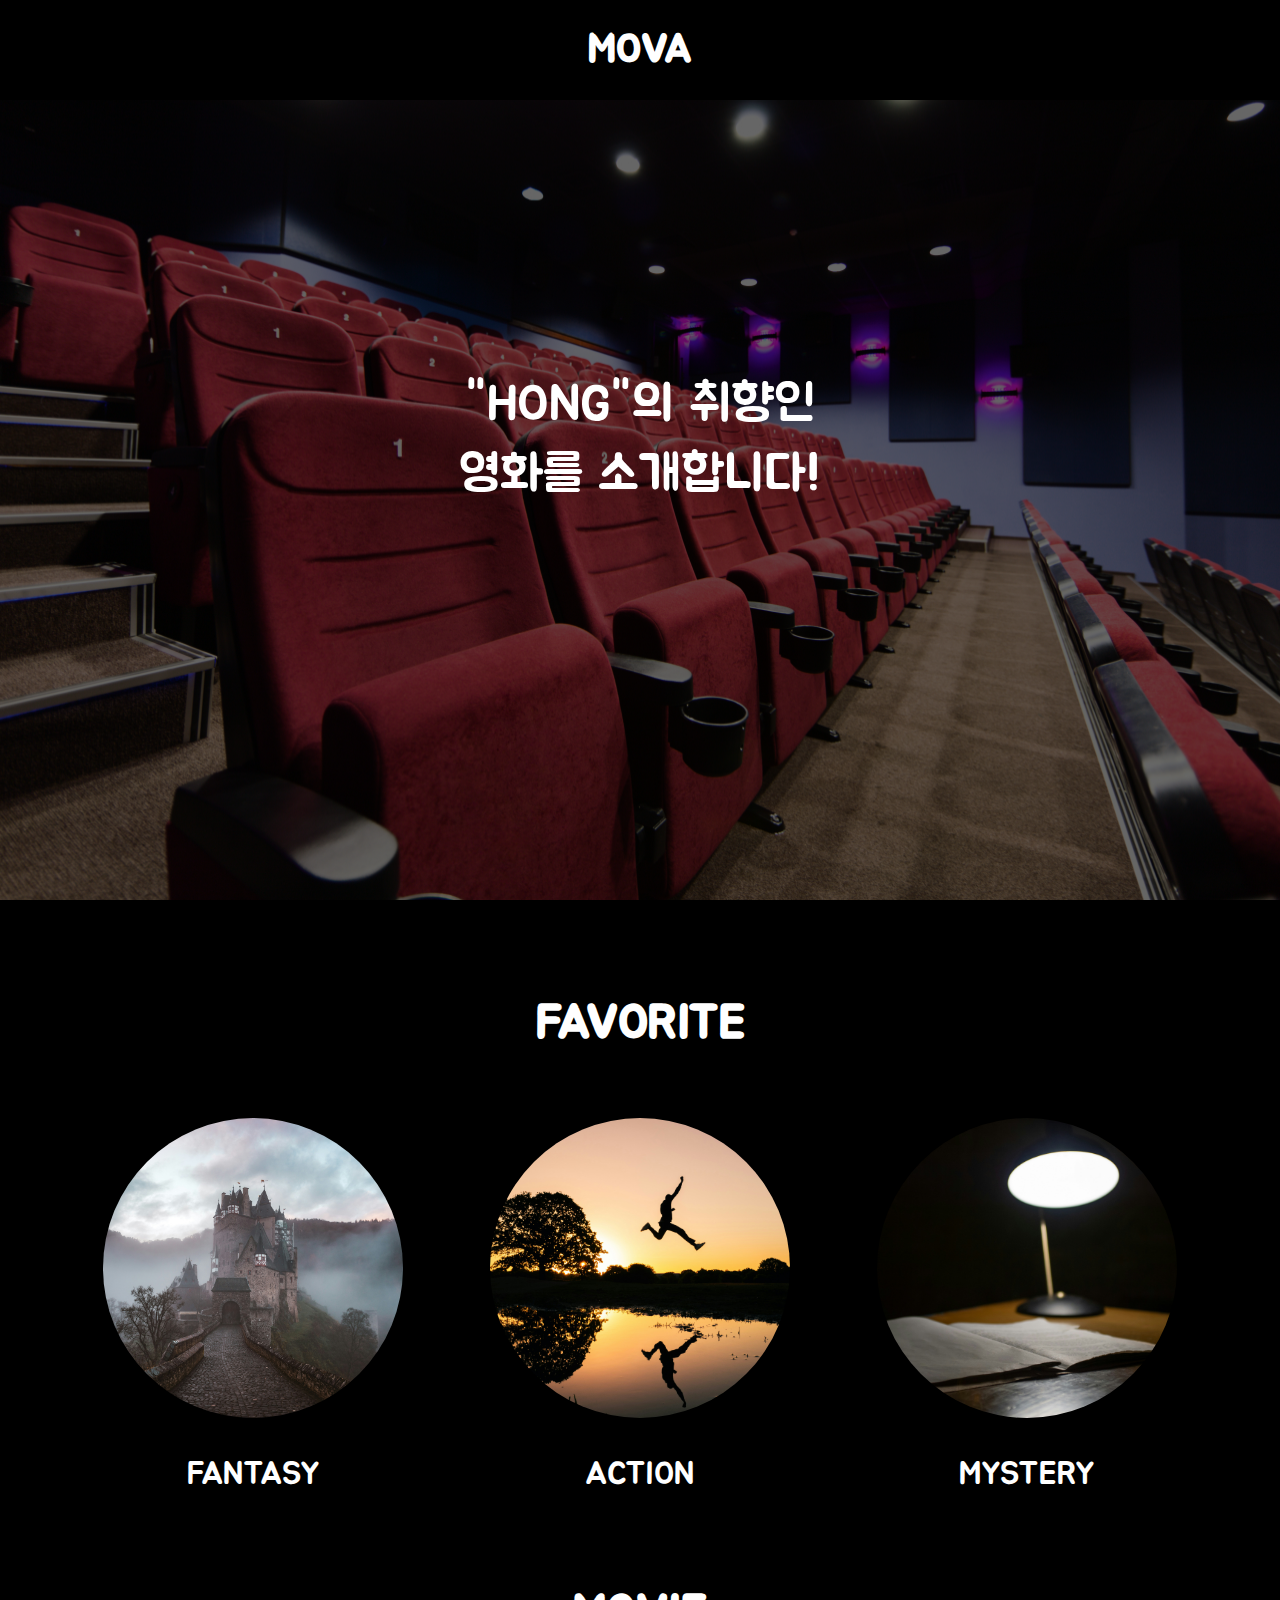
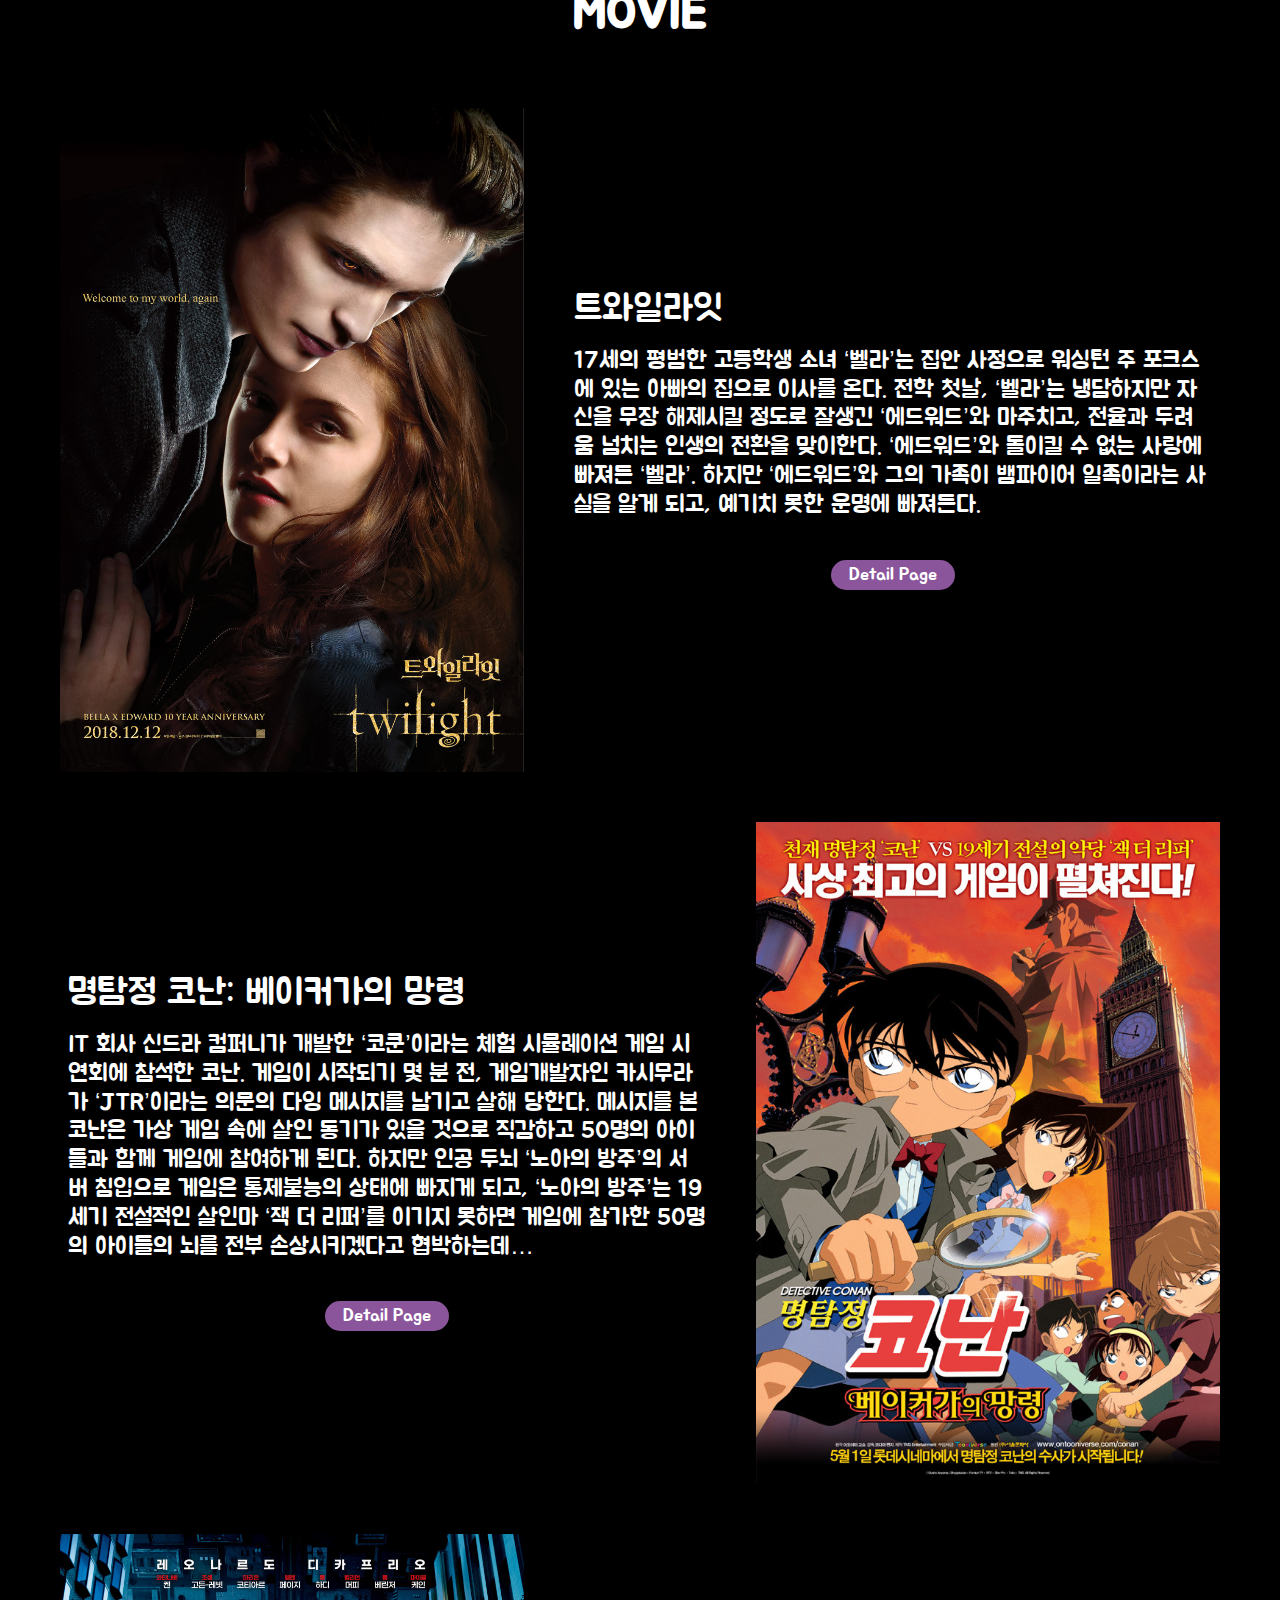
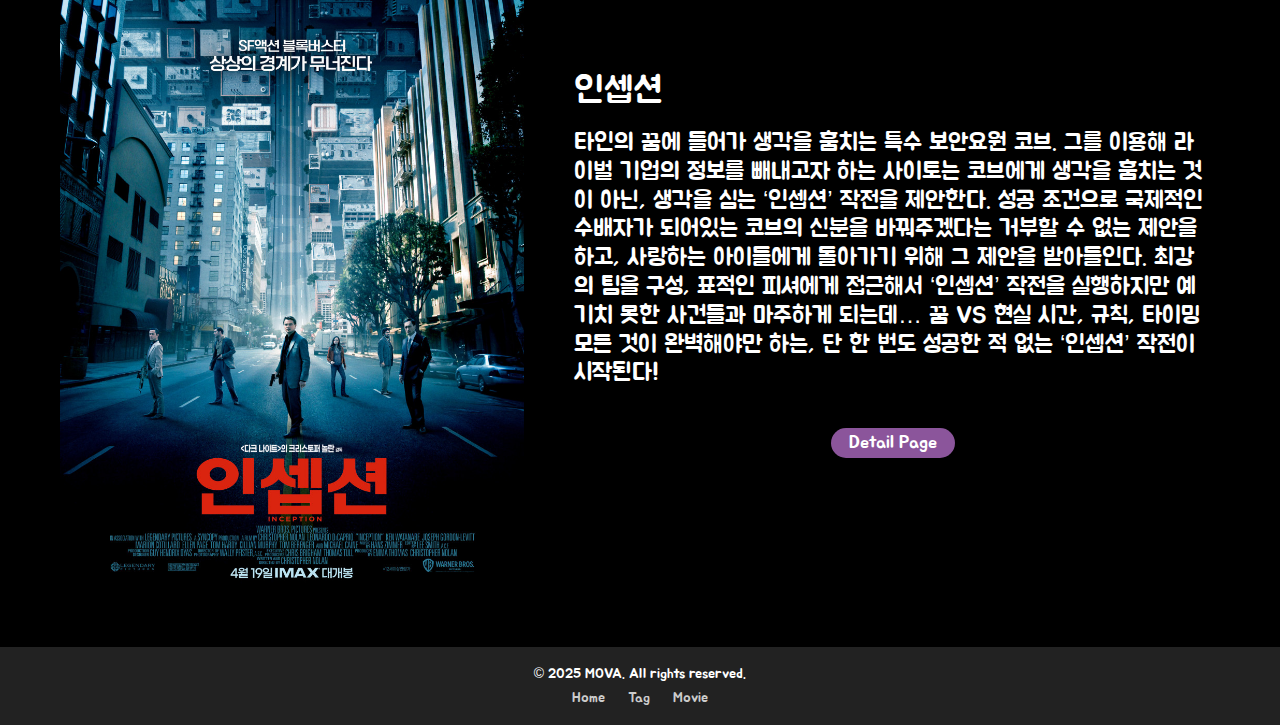
<file: index.html>
<!DOCTYPE html>
<html lang="en">
  <head>
    <meta charset="UTF-8" />
    <meta name="viewport" content="width=device-width, initial-scale=1.0" />
    <title>MOVA</title>

    <!-- style -->
    <link rel="stylesheet" href="./css/style.css" />
    <link rel="stylesheet" href="./css/reset.css" />
  </head>
  <body>
    <header class="header">
      <div class="header_area">
        <a href="index.html" class="logo">MOVA</a>
      </div>
    </header>
    <section class="contents">
      <div class="visual_area" id="visual_sec">
        <div class="visual_img">
          <img src="./img/visual_1.jpg" alt="비주얼이미지" class="image" />
          <!-- <img src="./img/visual_2.jpg" alt="비주얼이미지" class="image" /> -->
        </div>
        <div class="title_area">
          <p class="title">"HONG"의 취향인</p>
          <p class="title">영화를 소개합니다!</p>
        </div>
      </div>
      <div class="tag_area" id="tag_sec">
        <div class="inner">
          <p class="cont_title">FAVORITE</p>
          <div class="tag_cont">
            <div class="tag">
              <div class="img_wrapwrap">
                <div class="img_wrap">
                  <img
                    src="./img/tag_fantasy.jpg"
                    alt="판타지태그이미지"
                    class="tag_img"
                  />
                </div>
              </div>
              <p class="tag_desc">FANTASY</p>
            </div>
            <div class="tag">
              <div class="img_wrapwrap">
                <div class="img_wrap">
                  <img
                    src="./img/tag_action.jpg"
                    alt="액션태그이미지"
                    class="tag_img"
                  />
                </div>
              </div>
              <p class="tag_desc">ACTION</p>
            </div>
            <div class="tag">
              <div class="img_wrapwrap">
                <div class="img_wrap">
                  <img
                    src="./img/tag_mystery.jpg"
                    alt="미스테리태그이미지"
                    class="tag_img"
                  />
                  <!-- <img src="" alt="" class="tag_img"> -->
                </div>
              </div>
              <p class="tag_desc">MYSTERY</p>
            </div>
          </div>
        </div>
      </div>
      <div class="movie_area" id="movie_sec">
        <div class="inner">
          <p class="cont_title">MOVIE</p>
          <div class="movie_cont cont1">
            <div class="img_wrap">
              <img
                src="./img/movie/poster_twilight.jpg"
                alt="트와일라잇영화포스터"
              />
            </div>
            <div class="desc_wrap">
              <p class="desc_title">트와일라잇</p>
              <p class="desc_text">
                17세의 평범한 고등학생 소녀 ‘벨라’는 집안 사정으로 워싱턴 주
                포크스에 있는 아빠의 집으로 이사를 온다. 전학 첫날, ‘벨라’는
                냉담하지만 자신을 무장 해제시킬 정도로 잘생긴 ‘에드워드’와
                마주치고, 전율과 두려움 넘치는 인생의 전환을 맞이한다.
                ‘에드워드’와 돌이킬 수 없는 사랑에 빠져든 ‘벨라’. 하지만
                ‘에드워드’와 그의 가족이 뱀파이어 일족이라는 사실을 알게 되고,
                예기치 못한 운명에 빠져든다.
              </p>
              <div class="sub_button">
                <a href="./sub/twilight.html">Detail Page</a>
              </div>
            </div>
          </div>
          <div class="movie_cont cont2">
            <div class="img_wrap">
              <img src="./img/movie/poster_conan.jpg" alt="코난영화포스터" />
            </div>
            <div class="desc_wrap">
              <p class="desc_title">명탐정 코난: 베이커가의 망령</p>
              <p class="desc_text">
                IT 회사 신드라 컴퍼니가 개발한 ‘코쿤’이라는 체험 시뮬레이션 게임
                시연회에 참석한 코난. 게임이 시작되기 몇 분 전, 게임개발자인
                카시무라가 ‘JTR’이라는 의문의 다잉 메시지를 남기고 살해 당한다.
                메시지를 본 코난은 가상 게임 속에 살인 동기가 있을 것으로
                직감하고 50명의 아이들과 함께 게임에 참여하게 된다. 하지만 인공
                두뇌 ‘노아의 방주’의 서버 침입으로 게임은 통제불능의 상태에
                빠지게 되고, ‘노아의 방주’는 19세기 전설적인 살인마 ‘잭 더
                리퍼’를 이기지 못하면 게임에 참가한 50명의 아이들의 뇌를 전부
                손상시키겠다고 협박하는데…
              </p>
              <div class="sub_button">
                <a href="./sub/conan.html">Detail Page</a>
              </div>
            </div>
          </div>
          <div class="movie_cont cont3">
            <div class="img_wrap">
              <img
                src="./img/movie/poster_inception.jpg"
                alt="인셉션션영화포스터"
              />
            </div>
            <div class="desc_wrap">
              <p class="desc_title">인셉션</p>
              <p class="desc_text">
                타인의 꿈에 들어가 생각을 훔치는 특수 보안요원 코브. 그를 이용해
                라이벌 기업의 정보를 빼내고자 하는 사이토는 코브에게 생각을
                훔치는 것이 아닌, 생각을 심는 ‘인셉션’ 작전을 제안한다. 성공
                조건으로 국제적인 수배자가 되어있는 코브의 신분을 바꿔주겠다는
                거부할 수 없는 제안을 하고, 사랑하는 아이들에게 돌아가기 위해 그
                제안을 받아들인다. 최강의 팀을 구성, 표적인 피셔에게 접근해서
                ‘인셉션’ 작전을 실행하지만 예기치 못한 사건들과 마주하게 되는데…
                꿈 VS 현실 시간, 규칙, 타이밍 모든 것이 완벽해야만 하는, 단 한
                번도 성공한 적 없는 ‘인셉션’ 작전이 시작된다!
              </p>
              <div class="sub_button">
                <a href="./sub/inception.html">Detail Page</a>
              </div>
            </div>
          </div>
        </div>
      </div>
    </section>
    <footer class="footer">
      <div class="inner">
        <p class="copyright">© 2025 MOVA. All rights reserved.</p>
        <nav class="footer_nav">
          <a href="#visual_sec">Home</a>
          <!-- <a href="#visual_sec">Genres</a> -->
          <a href="#tag_sec">Tag</a>
          <a href="#movie_sec">Movie</a>
        </nav>
      </div>
    </footer>
  </body>
</html>
</file>
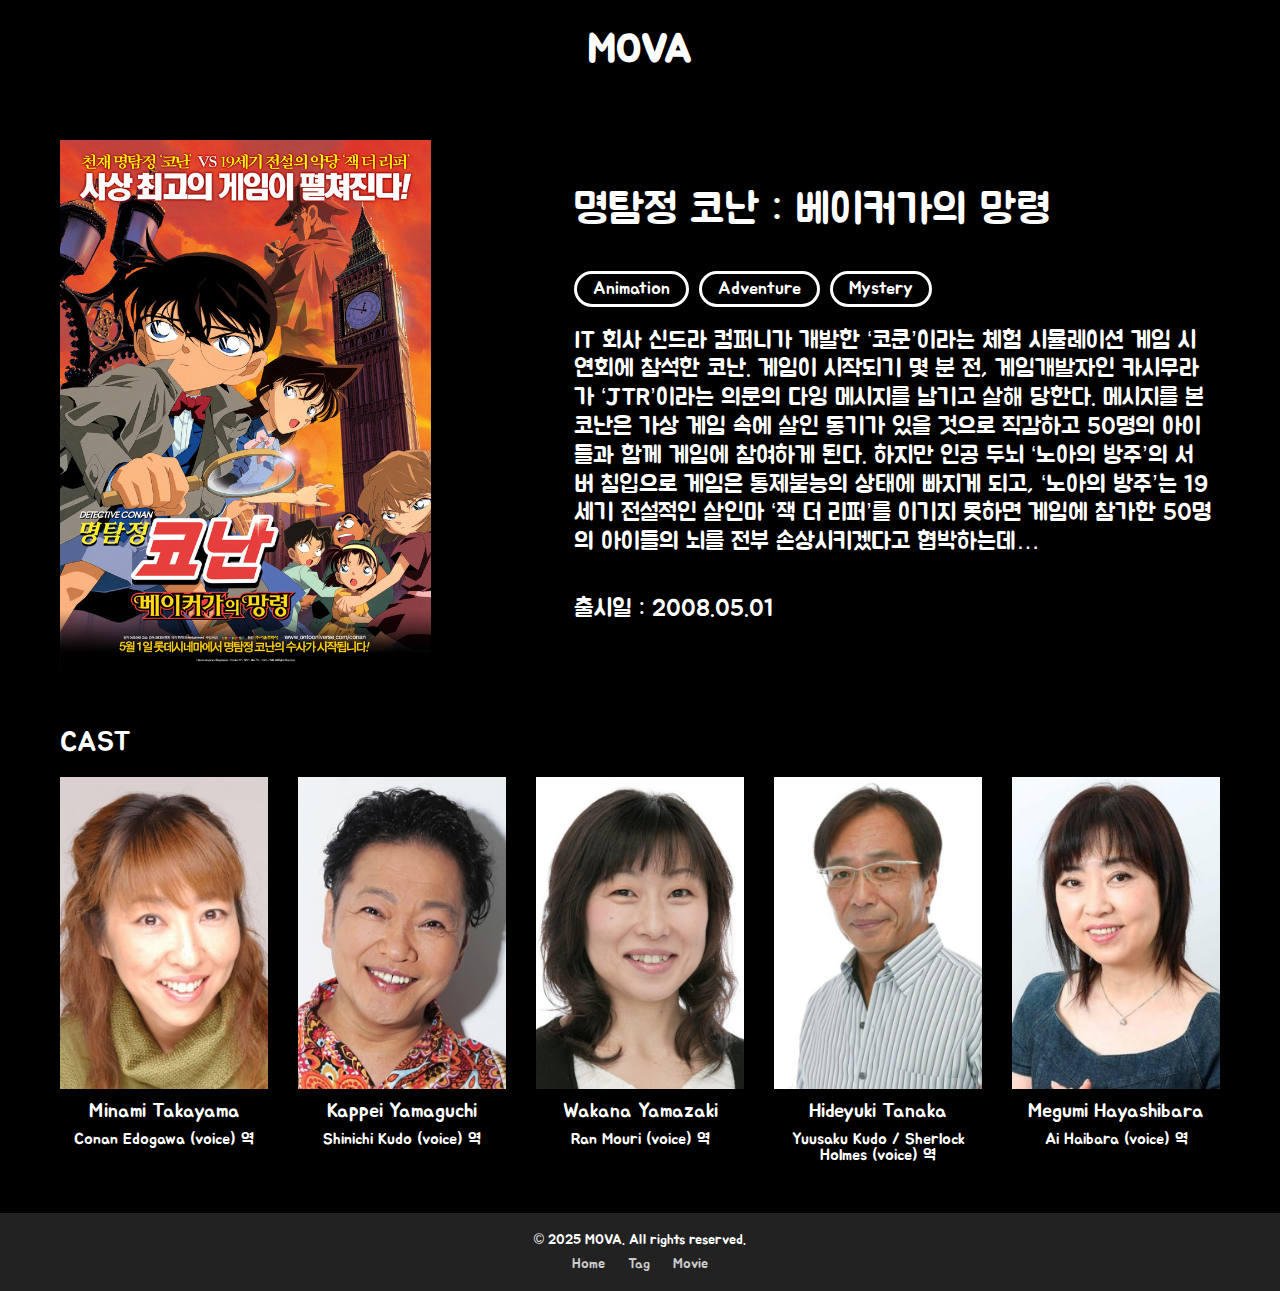
<file: sub/conan.html>
<!DOCTYPE html>
<html lang="en">
  <head>
    <meta charset="UTF-8" />
    <meta name="viewport" content="width=device-width, initial-scale=1.0" />
    <title>MOVA</title>

    <!-- style -->
    <link rel="stylesheet" href="../css/sub.css" />
    <link rel="stylesheet" href="../css/reset.css" />
  </head>
  <body>
    <header class="header">
      <div class="header_area">
        <a href="../index.html" class="logo">MOVA</a>
      </div>
    </header>
    <section class="contents">
      <div class="content_area">
        <div class="inner">
          <div class="movie_cont_top">
            <div class="img_wrap">
              <img src="../img/movie/poster_conan.jpg" alt="코난영화포스터" />
            </div>
            <div class="desc_wrap">
              <!-- original_title -->
              <p class="desc_title">명탐정 코난 : 베이커가의 망령</p>
              <div class="tag_area">
                <!-- genres -->
                <p class="tag">Animation</p>
                <p class="tag">Adventure</p>
                <p class="tag">Mystery</p>
              </div>
              <!-- overview -->
              <p class="desc_text">
                IT 회사 신드라 컴퍼니가 개발한 ‘코쿤’이라는 체험 시뮬레이션 게임
                시연회에 참석한 코난. 게임이 시작되기 몇 분 전, 게임개발자인
                카시무라가 ‘JTR’이라는 의문의 다잉 메시지를 남기고 살해 당한다.
                메시지를 본 코난은 가상 게임 속에 살인 동기가 있을 것으로
                직감하고 50명의 아이들과 함께 게임에 참여하게 된다. 하지만 인공
                두뇌 ‘노아의 방주’의 서버 침입으로 게임은 통제불능의 상태에
                빠지게 되고, ‘노아의 방주’는 19세기 전설적인 살인마 ‘잭 더
                리퍼’를 이기지 못하면 게임에 참가한 50명의 아이들의 뇌를 전부
                손상시키겠다고 협박하는데…
              </p>
              <p class="release">출시일 : 2008.05.01</p>
            </div>
          </div>
          <div class="movie_cont_btm">
            <div class="cast_area">
              <p class="cast_title">CAST</p>
              <div class="cast_desc">
                <!-- casts / cast - name, profile_path, character-->
                <div class="casts">
                  <img
                    src="../img/movie/conan/conan_cast1.jpg"
                    alt="cast인물이미지"
                    class="cast_img"
                  />
                  <p class="cast_name">Minami Takayama</p>
                  <p class="cast_char">Conan Edogawa (voice) 역</p>
                </div>
                <div class="casts">
                  <img
                    src="../img/movie/conan/conan_cast2.jpg"
                    alt="cast인물이미지"
                    class="cast_img"
                  />
                  <p class="cast_name">Kappei Yamaguchi</p>
                  <p class="cast_char">Shinichi Kudo (voice) 역</p>
                </div>
                <div class="casts">
                  <img
                    src="../img/movie/conan/conan_cast3.jpg"
                    alt="cast인물이미지"
                    class="cast_img"
                  />
                  <p class="cast_name">Wakana Yamazaki</p>
                  <p class="cast_char">Ran Mouri (voice) 역</p>
                </div>
                <!-- <div class="casts">
                  <img
                    src="../img/movie/conan/conan_cast4.jpg"
                    alt="cast인물이미지"
                    class="cast_img"
                  />
                  <p class="cast_name">Akira Kamiya</p>
                  <p class="cast_char">Kogoro Mouri (voice) 역</p>
                </div> -->
                <div class="casts">
                  <img
                    src="../img/movie/conan/conan_cast5.jpg"
                    alt="cast인물이미지"
                    class="cast_img"
                  />
                  <p class="cast_name">Hideyuki Tanaka</p>
                  <p class="cast_char">
                    Yuusaku Kudo / Sherlock Holmes (voice) 역
                  </p>
                </div>
                <div class="casts">
                  <img
                    src="../img/movie/conan/conan_cast6.jpg"
                    alt="cast인물이미지"
                    class="cast_img"
                  />
                  <p class="cast_name">Megumi Hayashibara</p>
                  <p class="cast_char">Ai Haibara (voice) 역</p>
                </div>
              </div>
            </div>
          </div>
        </div>
      </div>
    </section>
    <footer class="footer">
      <div class="inner">
        <p class="copyright">© 2025 MOVA. All rights reserved.</p>
        <nav class="footer_nav">
          <a href="#visual_sec">Home</a>
          <!-- <a href="#visual_sec">Genres</a> -->
          <a href="#tag_sec">Tag</a>
          <a href="#movie_sec">Movie</a>
        </nav>
      </div>
    </footer>
  </body>
</html>
</file>
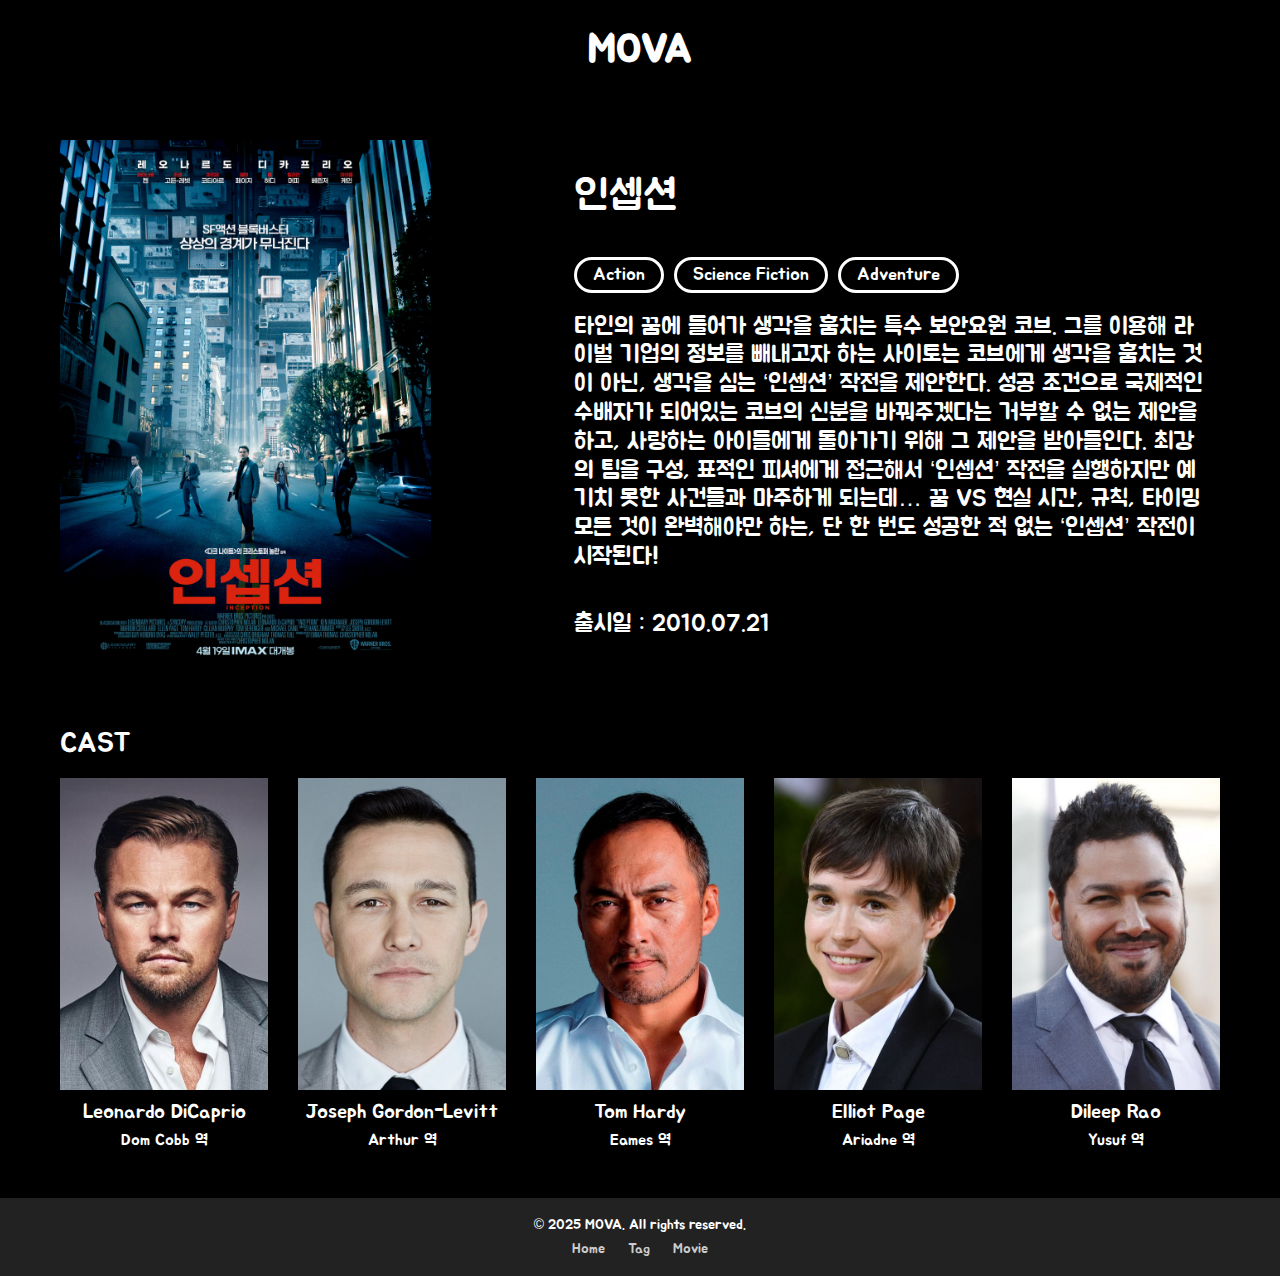
<file: sub/inception.html>
<!DOCTYPE html>
<html lang="en">
  <head>
    <meta charset="UTF-8" />
    <meta name="viewport" content="width=device-width, initial-scale=1.0" />
    <title>MOVA</title>

    <!-- style -->
    <link rel="stylesheet" href="../css/sub.css" />
    <link rel="stylesheet" href="../css/reset.css" />
  </head>
  <body>
    <header class="header">
      <div class="header_area">
        <a href="../index.html" class="logo">MOVA</a>
      </div>
    </header>
    <section class="contents">
      <div class="content_area">
        <div class="inner">
          <div class="movie_cont_top">
            <div class="img_wrap">
              <img
                src="../img/movie/poster_inception.jpg"
                alt="인셉션영화포스터"
              />
            </div>
            <div class="desc_wrap">
              <!-- original_title -->
              <p class="desc_title">인셉션</p>
              <div class="tag_area">
                <!-- genres -->
                <p class="tag">Action</p>
                <p class="tag">Science Fiction</p>
                <p class="tag">Adventure</p>
              </div>
              <!-- overview -->
              <p class="desc_text">
                타인의 꿈에 들어가 생각을 훔치는 특수 보안요원 코브. 그를 이용해
                라이벌 기업의 정보를 빼내고자 하는 사이토는 코브에게 생각을
                훔치는 것이 아닌, 생각을 심는 ‘인셉션’ 작전을 제안한다. 성공
                조건으로 국제적인 수배자가 되어있는 코브의 신분을 바꿔주겠다는
                거부할 수 없는 제안을 하고, 사랑하는 아이들에게 돌아가기 위해 그
                제안을 받아들인다. 최강의 팀을 구성, 표적인 피셔에게 접근해서
                ‘인셉션’ 작전을 실행하지만 예기치 못한 사건들과 마주하게 되는데…
                꿈 VS 현실 시간, 규칙, 타이밍 모든 것이 완벽해야만 하는, 단 한
                번도 성공한 적 없는 ‘인셉션’ 작전이 시작된다!
              </p>
              <p class="release">출시일 : 2010.07.21</p>
            </div>
          </div>
          <div class="movie_cont_btm">
            <div class="cast_area">
              <p class="cast_title">CAST</p>
              <div class="cast_desc">
                <!-- casts / cast - name, profile_path, character-->
                <div class="casts">
                  <img
                    src="../img/movie/inception/inception_cast1.jpg"
                    alt="cast인물이미지"
                    class="cast_img"
                  />
                  <p class="cast_name">Leonardo DiCaprio</p>
                  <p class="cast_char">Dom Cobb 역</p>
                </div>
                <div class="casts">
                  <img
                    src="../img/movie/inception/inception_cast2.jpg"
                    alt="cast인물이미지"
                    class="cast_img"
                  />
                  <p class="cast_name">Joseph Gordon-Levitt</p>
                  <p class="cast_char">Arthur 역</p>
                </div>
                <div class="casts">
                  <img
                    src="../img/movie/inception/inception_cast3.jpg"
                    alt="cast인물이미지"
                    class="cast_img"
                  />
                  <p class="cast_name">Tom Hardy</p>
                  <p class="cast_char">Eames 역</p>
                </div>
                <div class="casts">
                  <img
                    src="../img/movie/inception/inception_cast4.jpg"
                    alt="cast인물이미지"
                    class="cast_img"
                  />
                  <p class="cast_name">Elliot Page</p>
                  <p class="cast_char">Ariadne 역</p>
                </div>
                <div class="casts">
                  <img
                    src="../img/movie/inception/inception_cast5.jpg"
                    alt="cast인물이미지"
                    class="cast_img"
                  />
                  <p class="cast_name">Dileep Rao</p>
                  <p class="cast_char">Yusuf 역</p>
                </div>
              </div>
            </div>
          </div>
        </div>
      </div>
    </section>
    <footer class="footer">
      <div class="inner">
        <p class="copyright">© 2025 MOVA. All rights reserved.</p>
        <nav class="footer_nav">
          <a href="#visual_sec">Home</a>
          <!-- <a href="#visual_sec">Genres</a> -->
          <a href="#tag_sec">Tag</a>
          <a href="#movie_sec">Movie</a>
        </nav>
      </div>
    </footer>
  </body>
</html>
</file>
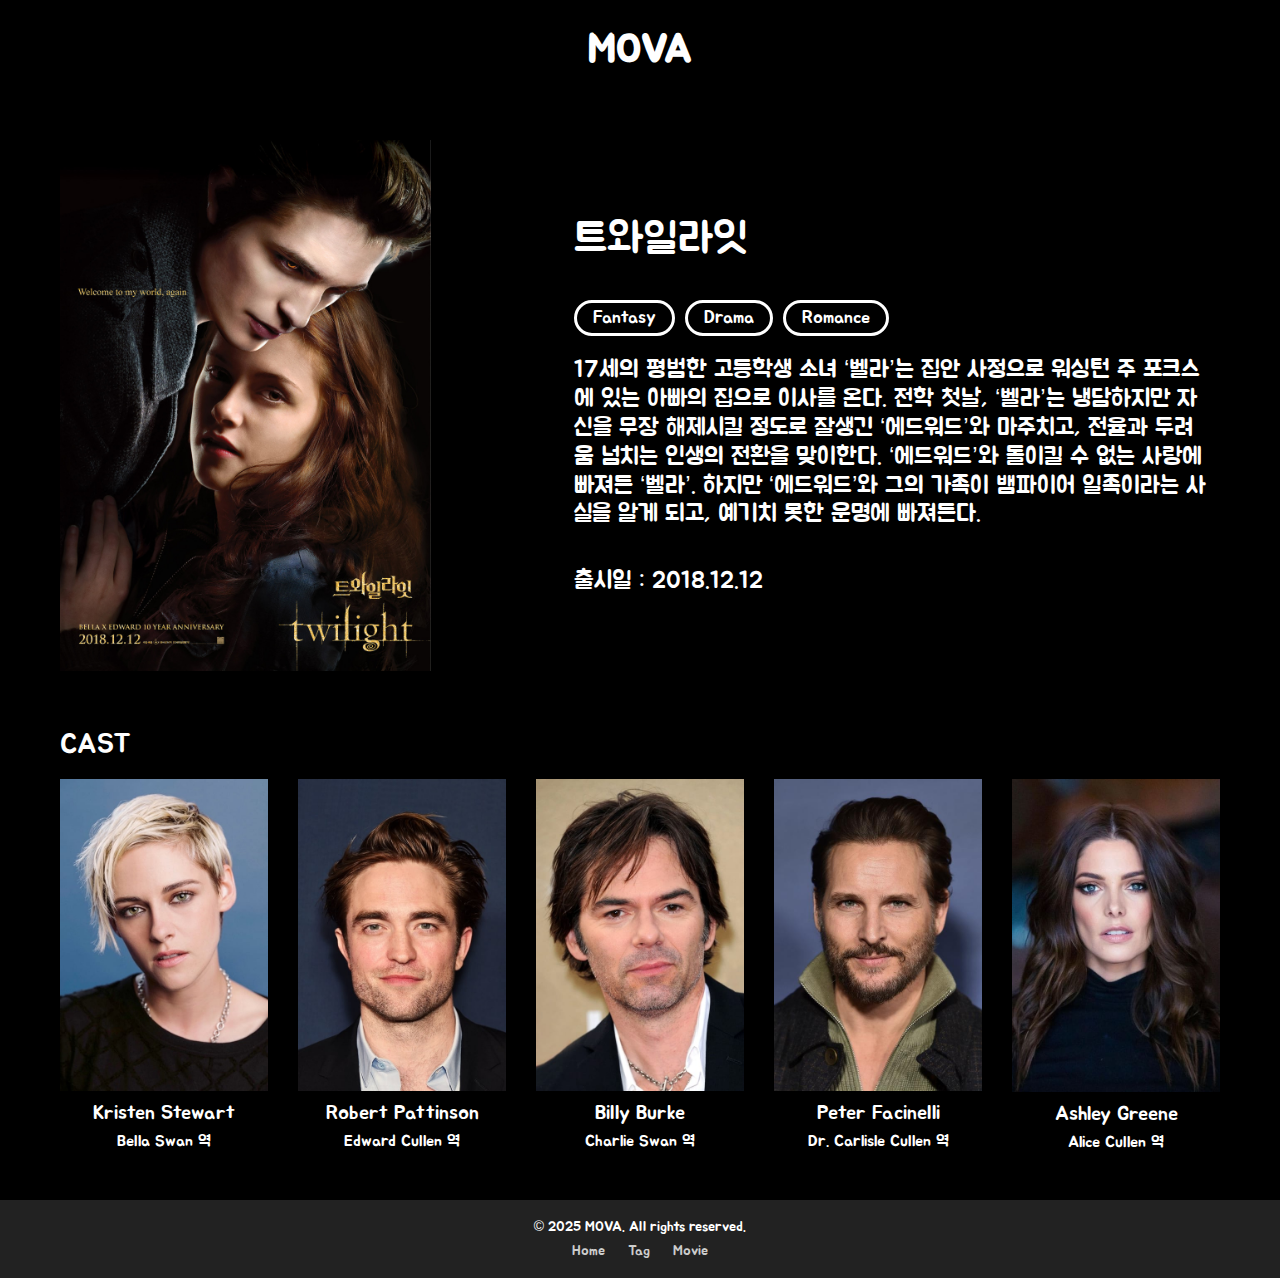
<file: sub/twilight.html>
<!DOCTYPE html>
<html lang="en">
  <head>
    <meta charset="UTF-8" />
    <meta name="viewport" content="width=device-width, initial-scale=1.0" />
    <title>MOVA</title>

    <!-- style -->
    <link rel="stylesheet" href="../css/sub.css" />
    <link rel="stylesheet" href="../css/reset.css" />
  </head>
  <body>
    <header class="header">
      <div class="header_area">
        <a href="../index.html" class="logo">MOVA</a>
      </div>
    </header>
    <section class="contents">
      <div class="content_area">
        <div class="inner">
          <div class="movie_cont_top">
            <div class="img_wrap">
              <img
                src="../img/movie/poster_twilight.jpg"
                alt="트와일라잇영화포스터"
              />
            </div>
            <div class="desc_wrap">
              <!-- original_title -->
              <p class="desc_title">트와일라잇</p>
              <div class="tag_area">
                <!-- genres -->
                <p class="tag">Fantasy</p>
                <p class="tag">Drama</p>
                <p class="tag">Romance</p>
              </div>
              <!-- overview -->
              <p class="desc_text">
                17세의 평범한 고등학생 소녀 ‘벨라’는 집안 사정으로 워싱턴 주
                포크스에 있는 아빠의 집으로 이사를 온다. 전학 첫날, ‘벨라’는
                냉담하지만 자신을 무장 해제시킬 정도로 잘생긴 ‘에드워드’와
                마주치고, 전율과 두려움 넘치는 인생의 전환을 맞이한다.
                ‘에드워드’와 돌이킬 수 없는 사랑에 빠져든 ‘벨라’. 하지만
                ‘에드워드’와 그의 가족이 뱀파이어 일족이라는 사실을 알게 되고,
                예기치 못한 운명에 빠져든다.
              </p>
              <p class="release">출시일 : 2018.12.12</p>
            </div>
          </div>
          <div class="movie_cont_btm">
            <div class="cast_area">
              <p class="cast_title">CAST</p>
              <div class="cast_desc">
                <!-- casts / cast - name, profile_path, character-->
                <div class="casts">
                  <img
                    src="../img/movie/twilight/twilight_cast1.jpg"
                    alt="cast인물이미지"
                    class="cast_img"
                  />
                  <p class="cast_name">Kristen Stewart</p>
                  <p class="cast_char">Bella Swan 역</p>
                </div>
                <div class="casts">
                  <img
                    src="../img/movie/twilight/twilight_cast2.jpg"
                    alt="cast인물이미지"
                    class="cast_img"
                  />
                  <p class="cast_name">Robert Pattinson</p>
                  <p class="cast_char">Edward Cullen 역</p>
                </div>
                <div class="casts">
                  <img
                    src="../img/movie/twilight/twilight_cast3.jpg"
                    alt="cast인물이미지"
                    class="cast_img"
                  />
                  <p class="cast_name">Billy Burke</p>
                  <p class="cast_char">Charlie Swan 역</p>
                </div>
                <div class="casts">
                  <img
                    src="../img/movie/twilight/twilight_cast4.jpg"
                    alt="cast인물이미지"
                    class="cast_img"
                  />
                  <p class="cast_name">Peter Facinelli</p>
                  <p class="cast_char">Dr. Carlisle Cullen 역</p>
                </div>
                <div class="casts">
                  <img
                    src="../img/movie/twilight/twilight_cast5.jpg"
                    alt="cast인물이미지"
                    class="cast_img"
                  />
                  <p class="cast_name">Ashley Greene</p>
                  <p class="cast_char">Alice Cullen 역</p>
                </div>
              </div>
            </div>
          </div>
        </div>
      </div>
    </section>
    <footer class="footer">
      <div class="inner">
        <p class="copyright">© 2025 MOVA. All rights reserved.</p>
        <nav class="footer_nav">
          <a href="#visual_sec">Home</a>
          <!-- <a href="#visual_sec">Genres</a> -->
          <a href="#tag_sec">Tag</a>
          <a href="#movie_sec">Movie</a>
        </nav>
      </div>
    </footer>
  </body>
</html>
</file>
<file: css/style.css>
/* index.html */
.inner {
  margin: 0 auto;
  max-width: 1200px;
  padding: 0 20px;
  width: 100%;
}

/* header */
.header {
  background-color: black;
  width: 100%;
  height: 100px;
  position: absolute;
  top: 0;
  left: 0;
  z-index: 5;
}
.header_area {
  height: 100%;
  width: 100%;
  display: flex;
  justify-content: center;
  align-items: center;
}
.header_area .logo {
  font-size: 4rem;
  color: white;
  font-weight: bold;
}

/* contents */
/* visual_area */
.visual_area {
  /* position: relative; */
}
.visual_area .visual_img {
  width: 100%;
  height: 100vh;
  position: relative;
  /* background-image: url('./img/visual_1.jpg');
    background-position: 0 0;
    background-repeat: no-repeat;
    background-size: contain; */
}
.visual_img .image {
  position: absolute;
  z-index: 0;
  width: 100%;
  height: 100%;
  top: 0;
  left: 0;
}
.visual_img::after {
  content: "";
  width: 100%;
  height: 100%;
  display: block;
  background-color: black;
  opacity: 60%;
  /* opacity: 30%; */
  z-index: 1;
  position: absolute;
  top: 0;
  left: 0;
}

.visual_area .title_area {
  position: absolute;
  top: 50%;
  left: 50%;
  transform: translate(-50%, -50%);
  z-index: 2;
}
.visual_area .title {
  text-align: center;
  color: white;
  font-size: 5rem;
  font-weight: 500;
  padding-bottom: 20px;
}

/* tag_area */
.cont_title {
  font-size: 4.8rem;
  font-weight: bold;
  text-align: center;
  padding: 100px 0 70px;
}
.tag_cont {
  display: flex;
  flex-direction: row;
  justify-content: space-around;
}

.tag .tag_img {
  width: 50%;
}
.tag .img_wrapwrap {
  width: 300px;
  margin: 0 auto;
}
.tag .img_wrap {
  position: relative;
  padding-bottom: 100%;
  border-radius: 50%;
  overflow: hidden;
}
.tag .img_wrap .tag_img {
  position: absolute;
  top: 0;
  left: 0;
  display: block;
  width: 100%;
  height: 100%;
  object-fit: cover;
  object-position: center;
}

.tag .tag_desc {
  font-size: 3.2rem;
  text-align: center;
  margin-top: 40px;
  font-weight: 500;
}

/* movie_area */
.movie_area .movie_cont {
  display: flex;
  flex-direction: row;
  flex-wrap: nowrap;
  align-items: center;
  gap: 50px;
  margin-bottom: 50px;
}
.movie_area .movie_cont:nth-child(odd) {
  flex-direction: row-reverse;
}
.movie_area .img_wrap {
  width: 40%;
  display: flex;
  align-items: center;
  justify-content: center;
}
.movie_area .img_wrap img {
  width: 100%;
}

.movie_area .desc_wrap {
  width: 55%;
}
.movie_area .desc_wrap .desc_title {
  font-size: 3.6rem;
  font-weight: 500;
  margin-bottom: 20px;
}
.movie_area .desc_wrap .desc_text {
  font-size: 2.4rem;
  line-height: 1.2;
  margin-bottom: 40px;
  font-weight: 300;
}
.movie_area .desc_wrap .sub_button {
  width: 100%;
  display: flex;
  justify-content: center;
}
.movie_area .desc_wrap .sub_button a {
  /* width: 100%; */
  text-align: center;
  font-size: 1.8rem;
  background-color: #8b559b;
  padding: 6px 18px;
  border-radius: 20px;
}

/* footer */
.footer {
  background: #222;
  color: #fff;
  padding: 20px 0;
  text-align: center;
}
.footer .copyright {
  font-size: 1.4rem;
  margin-bottom: 10px;
}
.footer_nav a {
  color: #ccc;
  margin: 0 10px;
  text-decoration: none;
  font-size: 1.4rem;
}
.footer_nav a:hover {
  color: #fff;
}
</file>
<file: css/sub.css>
/* sub page (detail page) css */
.inner {
  margin: 0 auto;
  max-width: 1200px;
  padding: 0 20px;
  width: 100%;
}

/* header */
.header {
  background-color: black;
  width: 100%;
  height: 100px;
  position: absolute;
  top: 0;
  left: 0;
  z-index: 5;
}
.header_area {
  height: 100%;
  width: 100%;
  display: flex;
  justify-content: center;
  align-items: center;
}
.header_area .logo {
  font-size: 4rem;
  color: white;
  font-weight: bold;
}

/* contents */
.contents {
  margin-top: 100px;
}
.content_area {
  padding-top: 40px;
}
/* movie_cont_top */
.content_area .movie_cont_top {
  display: flex;
  flex-direction: row;
  flex-wrap: nowrap;
  align-items: center;
  gap: 50px;
  margin-bottom: 60px;
}
.movie_cont_top .img_wrap {
  width: 40%;
  display: flex;
  align-items: center;
  justify-content: flex-start;
}
.movie_cont_top .img_wrap img {
  width: 80%;
}

.movie_cont_top .desc_wrap {
  width: 55%;
}
.movie_cont_top .desc_wrap .desc_title {
  font-size: 4.2rem;
  font-weight: 500;
  margin-bottom: 40px;
}
.movie_cont_top .desc_wrap .tag_area {
  display: flex;
  margin-bottom: 20px;
  gap: 10px;
}
.movie_cont_top .desc_wrap .tag_area .tag {
  font-size: 1.8rem;
  font-weight: 300;
  padding: 6px 16px;
  border: solid 3px #fff;
  border-radius: 20px;
}
.movie_cont_top .desc_wrap .desc_text {
  font-size: 2.4rem;
  line-height: 1.2;
  margin-bottom: 40px;
  font-weight: 300;
}
.movie_cont_top .desc_wrap .release {
  font-size: 2.4rem;
}

/* movie_cont_btm */
.movie_cont_btm {
  margin-bottom: 50px;
}

.movie_cont_btm .cast_area {
}

.movie_cont_btm .cast_title {
  font-size: 2.8rem;
  font-weight: 500;
  margin-bottom: 20px;
}
.movie_cont_btm .cast_desc {
  display: flex;
  gap: 30px;
}

.movie_cont_btm .cast_desc .cast_img {
  width: 100%;
}
.movie_cont_btm .cast_desc .cast_name {
  font-size: 2rem;
  text-align: center;
  margin: 10px 0;
}
.movie_cont_btm .cast_desc .cast_char {
  font-size: 1.6rem;
  text-align: center;
}

/* footer */
.footer {
  background: #222;
  color: #fff;
  padding: 20px 0;
  text-align: center;
}
.footer .copyright {
  font-size: 1.4rem;
  margin-bottom: 10px;
}
.footer_nav a {
  color: #ccc;
  margin: 0 10px;
  text-decoration: none;
  font-size: 1.4rem;
}
.footer_nav a:hover {
  color: #fff;
}
</file>
